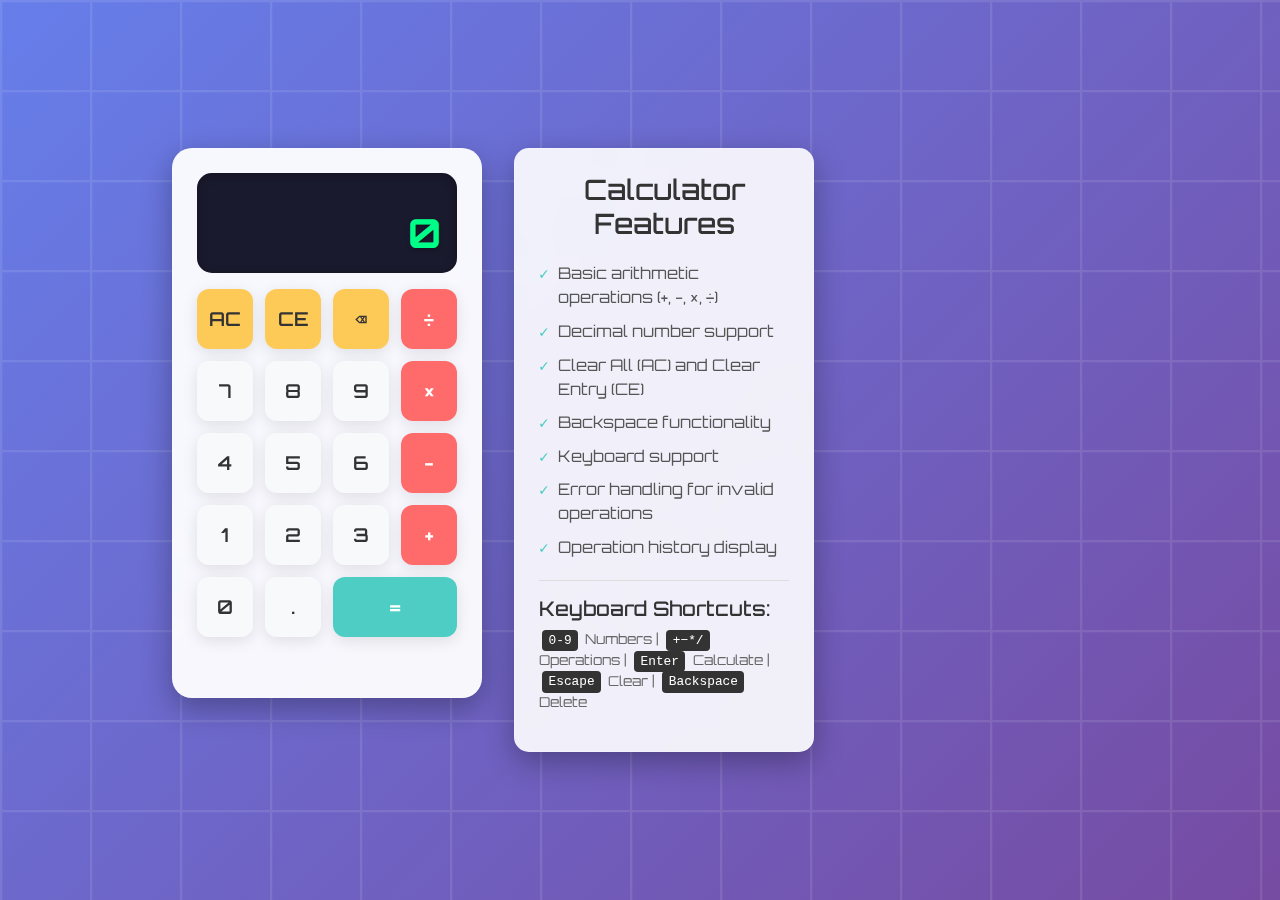
<file: Calculator/index.html>
<!DOCTYPE html>
<html lang="en">
<head>
    <meta charset="UTF-8">
    <meta name="viewport" content="width=device-width, initial-scale=1.0">
    <title>Calculator - DOM Manipulation</title>
    <link href="https://cdn.jsdelivr.net/npm/bootstrap@4.5.2/dist/css/bootstrap.min.css" rel="stylesheet">
    <link href="https://fonts.googleapis.com/css2?family=Orbitron:wght@400;700;900&display=swap" rel="stylesheet">
    <link rel="stylesheet" href="index.css">
</head>
<body>
    <div class="container-fluid min-vh-100 d-flex align-items-center justify-content-center bg-gradient">
        <div class="calculator-container">
            <div class="calculator">
                <div class="display-container">
                    <div class="history" id="history"></div>
                    <div class="display" id="display">0</div>
                </div>
                
                <div class="buttons-grid">
                    <!-- Row 1 -->
                    <button class="btn btn-function" onclick="clearAll()">AC</button>
                    <button class="btn btn-function" onclick="clearEntry()">CE</button>
                    <button class="btn btn-function" onclick="deleteLast()">⌫</button>
                    <button class="btn btn-operator" onclick="appendOperator('/')">÷</button>
                    
                    <!-- Row 2 -->
                    <button class="btn btn-number" onclick="appendNumber('7')">7</button>
                    <button class="btn btn-number" onclick="appendNumber('8')">8</button>
                    <button class="btn btn-number" onclick="appendNumber('9')">9</button>
                    <button class="btn btn-operator" onclick="appendOperator('*')">×</button>
                    
                    <!-- Row 3 -->
                    <button class="btn btn-number" onclick="appendNumber('4')">4</button>
                    <button class="btn btn-number" onclick="appendNumber('5')">5</button>
                    <button class="btn btn-number" onclick="appendNumber('6')">6</button>
                    <button class="btn btn-operator" onclick="appendOperator('-')">−</button>
                    
                    <!-- Row 4 -->
                    <button class="btn btn-number" onclick="appendNumber('1')">1</button>
                    <button class="btn btn-number" onclick="appendNumber('2')">2</button>
                    <button class="btn btn-number" onclick="appendNumber('3')">3</button>
                    <button class="btn btn-operator" onclick="appendOperator('+')">+</button>
                    
                    <!-- Row 5 -->
                    <button class="btn btn-number btn-zero" onclick="appendNumber('0')">0</button>
                    <button class="btn btn-number" onclick="appendDecimal()">.</button>
                    <button class="btn btn-equals" onclick="calculate()">=</button>
                </div>
                
                <div class="error-message" id="errorMessage"></div>
            </div>
            
            <div class="calculator-info">
                <h3>Calculator Features</h3>
                <ul>
                    <li>Basic arithmetic operations (+, −, ×, ÷)</li>
                    <li>Decimal number support</li>
                    <li>Clear All (AC) and Clear Entry (CE)</li>
                    <li>Backspace functionality</li>
                    <li>Keyboard support</li>
                    <li>Error handling for invalid operations</li>
                    <li>Operation history display</li>
                </ul>
                
                <div class="keyboard-shortcuts mt-3">
                    <h5>Keyboard Shortcuts:</h5>
                    <p><kbd>0-9</kbd> Numbers | <kbd>+−*/</kbd> Operations | <kbd>Enter</kbd> Calculate | <kbd>Escape</kbd> Clear | <kbd>Backspace</kbd> Delete</p>
                </div>
            </div>
        </div>
    </div>
    
    <script src="index.js"></script>
</body>
</html>
</file>
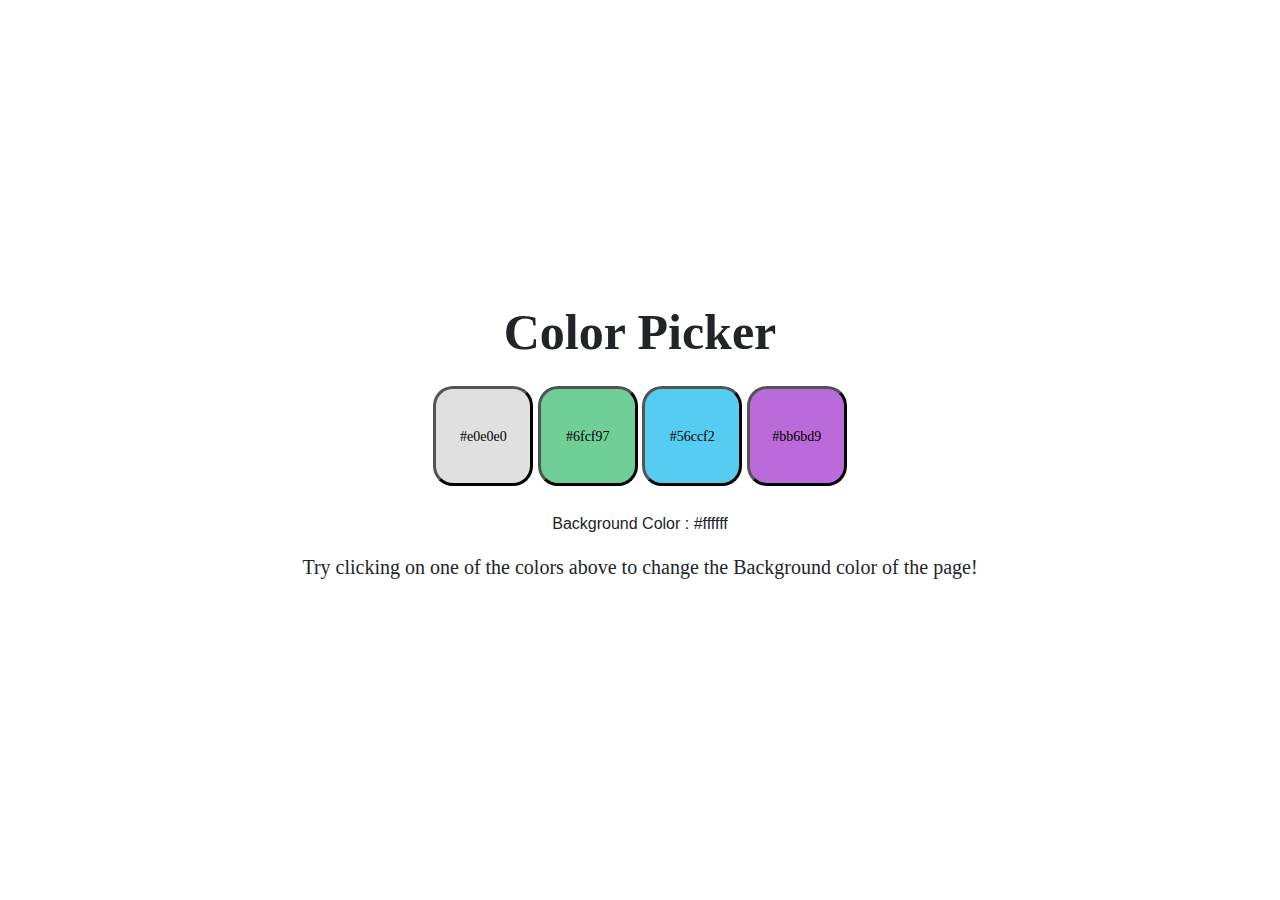
<file: Color_picker/index.html>
<!DOCTYPE html>
<html lang="en">
<head>
  <meta charset="UTF-8" />
  <meta name="viewport" content="width=device-width, initial-scale=1.0" />
  <link rel="stylesheet" href="index.css" />

  <!-- ✅ Bootstrap CSS -->
  <link
    rel="stylesheet"
    href="https://stackpath.bootstrapcdn.com/bootstrap/4.5.2/css/bootstrap.min.css"
    integrity="sha384-JcKb8q3iqJ61gNV9KGb8thSsNjpSL0n8PARn9HuZOnIxN0hoP+VmmDGMN5t9UJ0Z"
    crossorigin="anonymous"
  />

  <!-- Bootstrap JS Dependencies -->
  <script
    src="https://code.jquery.com/jquery-3.5.1.slim.min.js"
    integrity="sha384-DfXdz2htPH0lsSSs5nCTpuj/zy4C+OGpamoFVy38MVBnE+IbbVYUew+OrCXaRkfj"
    crossorigin="anonymous"
  ></script>
  <script
    src="https://cdn.jsdelivr.net/npm/popper.js@1.16.1/dist/umd/popper.min.js"
    integrity="sha384-9/reFTGAW83EW2RDu2S0VKaIzap3H66lZH81PoYlFhbGU+6BZp6G7niu735Sk7lN"
    crossorigin="anonymous"
  ></script>
  <script
    src="https://stackpath.bootstrapcdn.com/bootstrap/4.5.2/js/bootstrap.min.js"
    integrity="sha384-B4gt1jrGC7Jh4AgTPSdUtOBvfO8shuf57BaghqFfPlYxofvL8/KUEfYiJOMMV+rV"
    crossorigin="anonymous"
  ></script>
  <title>Color Picker</title>
</head>
<body>
  <div class="color-picker-container d-flex flex-column justify-content-center align-items-center" id="colorPickerContainer">
    <h1 class="color-picker-heading">Color Picker</h1>
    <div class="mt-3 mb-3">
      <button id="button1" class="button button-1" onclick="changeBgToGrayAndUpdateText()">#e0e0e0</button>
      <button id="button2" class="button button-2" onclick="changeBgToGreenAndUpdateText()">#6fcf97</button>
      <button id="button3" class="button button-3" onclick="changeBgToBlueAndUpdateText()">#56ccf2</button>
      <button id="button4" class="button button-4" onclick="changeBgToPurpleAndUpdateText()">#bb6bd9</button>
    </div>
    <p class="selected-color-test">Background Color : <span class="selected-color-hex-code" id="selectedColorHex">#ffffff</span></p>
    <p class="color-picker-instruction">Try clicking on one of the colors above to change the Background color of the page!</p>
  </div>
  <script src="index.js"></script>
</body>
</html>
</file>
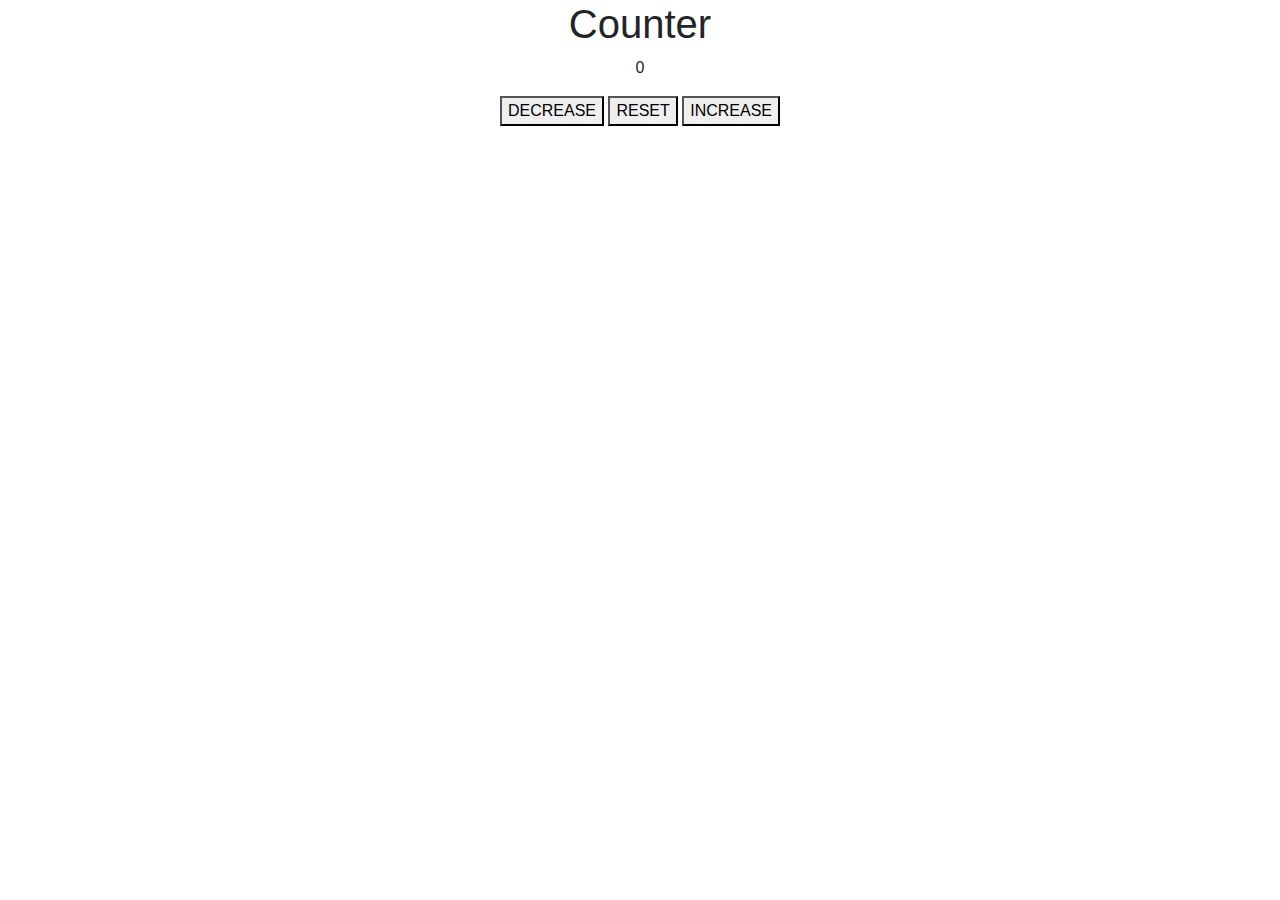
<file: Counter/index.html>
<!DOCTYPE html>
<html>
  <head>
    <link rel="stylesheet" href="https://stackpath.bootstrapcdn.com/bootstrap/4.5.2/css/bootstrap.min.css" integrity="sha384-JcKb8q3iqJ61gNV9KGb8thSsNjpSL0n8PARn9HuZOnIxN0hoP+VmmDGMN5t9UJ0Z" crossorigin="anonymous" />
    <script src="https://code.jquery.com/jquery-3.5.1.slim.min.js" integrity="sha384-DfXdz2htPH0lsSSs5nCTpuj/zy4C+OGpamoFVy38MVBnE+IbbVYUew+OrCXaRkfj" crossorigin="anonymous"></script>
    <script src="https://cdn.jsdelivr.net/npm/popper.js@1.16.1/dist/umd/popper.min.js" integrity="sha384-9/reFTGAW83EW2RDu2S0VKaIzap3H66lZH81PoYlFhbGU+6BZp6G7niu735Sk7lN" crossorigin="anonymous"></script>
    <script src="https://stackpath.bootstrapcdn.com/bootstrap/4.5.2/js/bootstrap.min.js" integrity="sha384-B4gt1jrGC7Jh4AgTPSdUtOBvfO8shuf57BaghqFfPlYxofvL8/KUEfYiJOMMV+rV" crossorigin="anonymous"></script>
  </head>
  <body>
    <div class="bg-container text-center d-flex flex-column justify-content-center">
      <h1 class="counter-heading">Counter</h1>
      <p id="counterValue" class="counter-value">0</p>
      <div>
        <button onClick="onDecrement()" class="button">DECREASE</button>
        <button onClick="onReset()" class="button">RESET</button>
        <button onClick="onIncrement()" class="button">INCREASE</button>
      </div>
    </div>
  </body>
  <script src="index.js"></script>
</html>
</file>
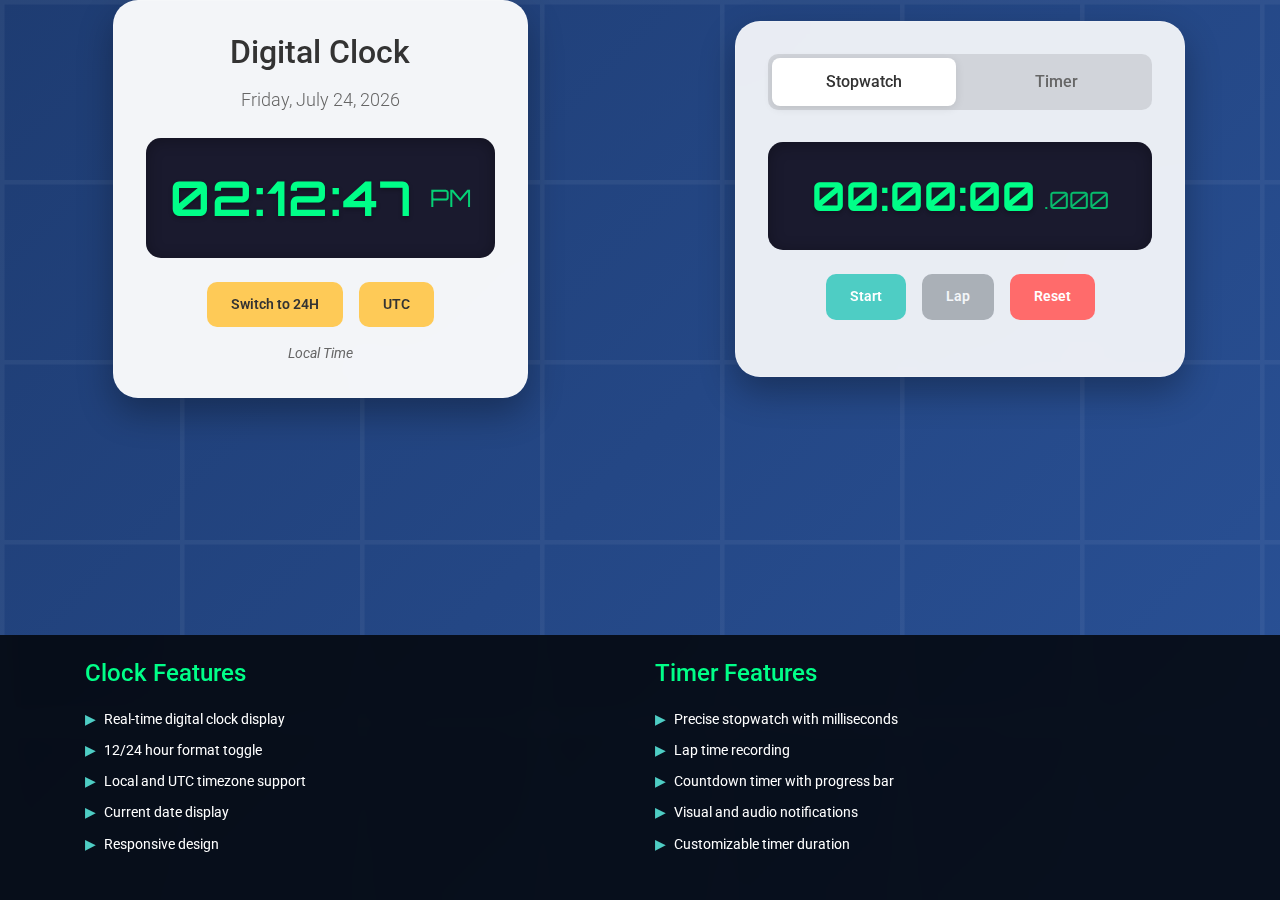
<file: Digital_Clock/index.html>
<!DOCTYPE html>
<html lang="en">
<head>
    <meta charset="UTF-8">
    <meta name="viewport" content="width=device-width, initial-scale=1.0">
    <title>Digital Clock & Timer - DOM Manipulation</title>
    <link href="https://cdn.jsdelivr.net/npm/bootstrap@4.5.2/dist/css/bootstrap.min.css" rel="stylesheet">
    <link href="https://fonts.googleapis.com/css2?family=Orbitron:wght@400;700;900&family=Roboto:wght@300;400;500&display=swap" rel="stylesheet">
    <link rel="stylesheet" href="index.css">
</head>
<body>
    <div class="container-fluid min-vh-100 bg-gradient">
        <div class="row h-100">
            <!-- Digital Clock Section -->
            <div class="col-lg-6 d-flex align-items-center justify-content-center">
                <div class="clock-container">
                    <div class="clock-header">
                        <h2>Digital Clock</h2>
                        <div class="date-display" id="dateDisplay"></div>
                    </div>
                    
                    <div class="time-display">
                        <div class="time" id="timeDisplay">00:00:00</div>
                        <div class="period" id="periodDisplay">AM</div>
                    </div>
                    
                    <div class="clock-controls">
                        <button class="btn btn-format" onclick="toggleFormat()" id="formatToggle">
                            Switch to 24H
                        </button>
                        <button class="btn btn-timezone" onclick="toggleTimezone()" id="timezoneToggle">
                            UTC
                        </button>
                    </div>
                    
                    <div class="timezone-info" id="timezoneInfo">
                        Local Time
                    </div>
                </div>
            </div>
            
            <!-- Timer & Stopwatch Section -->
            <div class="col-lg-6 d-flex align-items-center justify-content-center">
                <div class="timer-container">
                    <div class="timer-tabs">
                        <button class="tab-btn active" onclick="showTab('stopwatch')" id="stopwatchTab">
                            Stopwatch
                        </button>
                        <button class="tab-btn" onclick="showTab('countdown')" id="countdownTab">
                            Timer
                        </button>
                    </div>
                    
                    <!-- Stopwatch -->
                    <div class="timer-content active" id="stopwatchContent">
                        <div class="timer-display">
                            <div class="timer-time" id="stopwatchDisplay">00:00:00</div>
                            <div class="timer-milliseconds" id="stopwatchMs">.000</div>
                        </div>
                        
                        <div class="timer-controls">
                            <button class="btn btn-start" onclick="startStopwatch()" id="stopwatchStart">
                                Start
                            </button>
                            <button class="btn btn-lap" onclick="lapStopwatch()" id="stopwatchLap" disabled>
                                Lap
                            </button>
                            <button class="btn btn-reset" onclick="resetStopwatch()" id="stopwatchReset">
                                Reset
                            </button>
                        </div>
                        
                        <div class="lap-times" id="lapTimes"></div>
                    </div>
                    
                    <!-- Countdown Timer -->
                    <div class="timer-content" id="countdownContent">
                        <div class="timer-inputs">
                            <div class="input-group">
                                <label>Hours</label>
                                <input type="number" id="hoursInput" min="0" max="23" value="0" onchange="updateCountdownDisplay()">
                            </div>
                            <div class="input-group">
                                <label>Minutes</label>
                                <input type="number" id="minutesInput" min="0" max="59" value="5" onchange="updateCountdownDisplay()">
                            </div>
                            <div class="input-group">
                                <label>Seconds</label>
                                <input type="number" id="secondsInput" min="0" max="59" value="0" onchange="updateCountdownDisplay()">
                            </div>
                        </div>
                        
                        <div class="timer-display">
                            <div class="timer-time" id="countdownDisplay">00:05:00</div>
                        </div>
                        
                        <div class="timer-controls">
                            <button class="btn btn-start" onclick="startCountdown()" id="countdownStart">
                                Start
                            </button>
                            <button class="btn btn-pause" onclick="pauseCountdown()" id="countdownPause" disabled>
                                Pause
                            </button>
                            <button class="btn btn-reset" onclick="resetCountdown()" id="countdownReset">
                                Reset
                            </button>
                        </div>
                        
                        <div class="progress-container">
                            <div class="progress-bar" id="countdownProgress"></div>
                        </div>
                    </div>
                </div>
            </div>
        </div>
        
        <!-- Features Info -->
        <div class="features-info">
            <div class="container">
                <div class="row">
                    <div class="col-md-6">
                        <h4>Clock Features</h4>
                        <ul>
                            <li>Real-time digital clock display</li>
                            <li>12/24 hour format toggle</li>
                            <li>Local and UTC timezone support</li>
                            <li>Current date display</li>
                            <li>Responsive design</li>
                        </ul>
                    </div>
                    <div class="col-md-6">
                        <h4>Timer Features</h4>
                        <ul>
                            <li>Precise stopwatch with milliseconds</li>
                            <li>Lap time recording</li>
                            <li>Countdown timer with progress bar</li>
                            <li>Visual and audio notifications</li>
                            <li>Customizable timer duration</li>
                        </ul>
                    </div>
                </div>
            </div>
        </div>
    </div>
    
    <!-- Audio for timer notification -->
    <audio id="timerAudio" preload="auto">
        <source src="[data-uri]" type="audio/wav">
    </audio>
    
    <script src="index.js"></script>
</body>
</html>
</file>
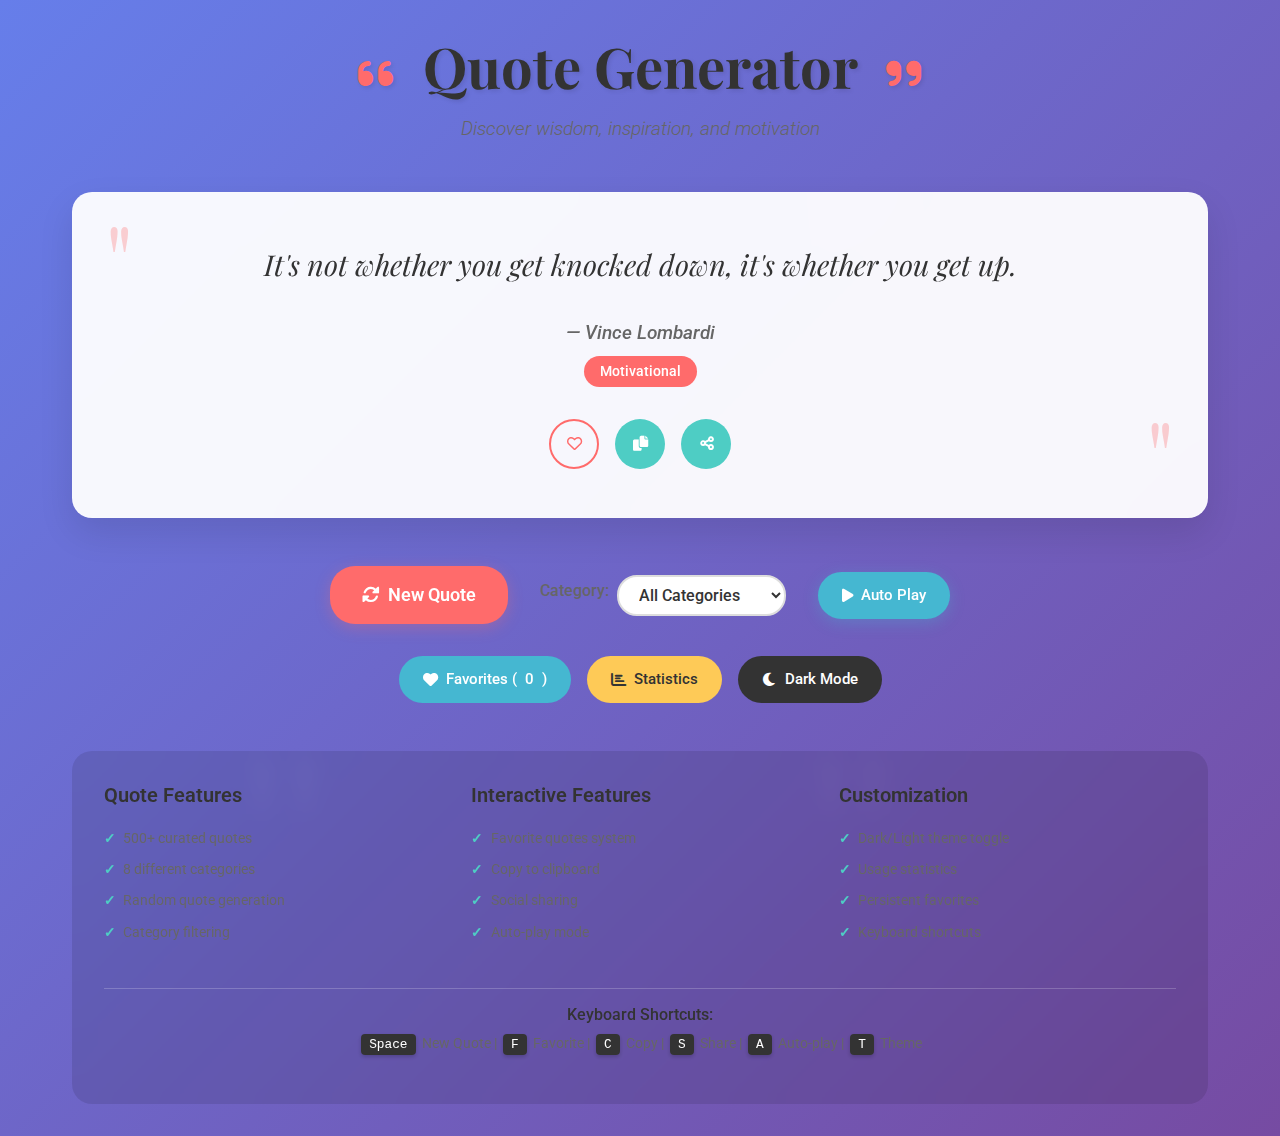
<file: Quote_Generator/index.html>
<!DOCTYPE html>
<html lang="en">
<head>
    <meta charset="UTF-8">
    <meta name="viewport" content="width=device-width, initial-scale=1.0">
    <title>Random Quote Generator - DOM Manipulation</title>
    <link href="https://cdn.jsdelivr.net/npm/bootstrap@4.5.2/dist/css/bootstrap.min.css" rel="stylesheet">
    <link href="https://fonts.googleapis.com/css2?family=Playfair+Display:ital,wght@0,400;0,700;1,400&family=Roboto:wght@300;400;500&display=swap" rel="stylesheet">
    <link href="https://cdnjs.cloudflare.com/ajax/libs/font-awesome/6.0.0/css/all.min.css" rel="stylesheet">
    <link rel="stylesheet" href="index.css">
</head>
<body>
    <div class="container-fluid min-vh-100 bg-gradient">
        <div class="quote-generator-container">
            <!-- Header -->
            <div class="header">
                <h1 class="main-title">
                    <i class="fas fa-quote-left"></i>
                    Quote Generator
                    <i class="fas fa-quote-right"></i>
                </h1>
                <p class="subtitle">Discover wisdom, inspiration, and motivation</p>
            </div>
            
            <!-- Quote Display Section -->
            <div class="quote-section">
                <div class="quote-container" id="quoteContainer">
                    <div class="quote-content">
                        <blockquote class="quote-text" id="quoteText">
                            Click "New Quote" to discover inspiring words of wisdom!
                        </blockquote>
                        <cite class="quote-author" id="quoteAuthor">
                            Start Your Journey
                        </cite>
                        <div class="quote-category" id="quoteCategory">
                            Inspirational
                        </div>
                    </div>
                    
                    <div class="quote-actions">
                        <button class="btn btn-favorite" onclick="toggleFavorite()" id="favoriteBtn" title="Add to Favorites">
                            <i class="far fa-heart"></i>
                        </button>
                        <button class="btn btn-copy" onclick="copyQuote()" title="Copy Quote">
                            <i class="fas fa-copy"></i>
                        </button>
                        <button class="btn btn-share" onclick="shareQuote()" title="Share Quote">
                            <i class="fas fa-share-alt"></i>
                        </button>
                    </div>
                </div>
            </div>
            
            <!-- Controls Section -->
            <div class="controls-section">
                <div class="main-controls">
                    <button class="btn btn-primary btn-new-quote" onclick="getNewQuote()">
                        <i class="fas fa-sync-alt"></i>
                        New Quote
                    </button>
                    
                    <div class="category-filter">
                        <label for="categorySelect">Category:</label>
                        <select id="categorySelect" onchange="filterByCategory()">
                            <option value="all">All Categories</option>
                            <option value="inspirational">Inspirational</option>
                            <option value="motivational">Motivational</option>
                            <option value="wisdom">Wisdom</option>
                            <option value="success">Success</option>
                            <option value="life">Life</option>
                            <option value="love">Love</option>
                            <option value="happiness">Happiness</option>
                            <option value="famous">Famous Quotes</option>
                        </select>
                    </div>
                    
                    <button class="btn btn-secondary" onclick="toggleAutoQuote()" id="autoBtn">
                        <i class="fas fa-play"></i>
                        Auto Play
                    </button>
                </div>
                
                <div class="secondary-controls">
                    <button class="btn btn-info" onclick="showFavorites()" id="favoritesBtn">
                        <i class="fas fa-heart"></i>
                        Favorites (<span id="favCount">0</span>)
                    </button>
                    
                    <button class="btn btn-warning" onclick="showStats()">
                        <i class="fas fa-chart-bar"></i>
                        Statistics
                    </button>
                    
                    <button class="btn btn-dark" onclick="toggleTheme()" id="themeBtn">
                        <i class="fas fa-moon"></i>
                        Dark Mode
                    </button>
                </div>
            </div>
            
            <!-- Favorites Modal -->
            <div class="modal-overlay" id="favoritesModal">
                <div class="modal-content">
                    <div class="modal-header">
                        <h3>Your Favorite Quotes</h3>
                        <button class="modal-close" onclick="closeFavorites()">
                            <i class="fas fa-times"></i>
                        </button>
                    </div>
                    <div class="modal-body" id="favoritesContent">
                        <p class="no-favorites">No favorite quotes yet. Heart some quotes to see them here!</p>
                    </div>
                </div>
            </div>
            
            <!-- Statistics Modal -->
            <div class="modal-overlay" id="statsModal">
                <div class="modal-content">
                    <div class="modal-header">
                        <h3>Quote Statistics</h3>
                        <button class="modal-close" onclick="closeStats()">
                            <i class="fas fa-times"></i>
                        </button>
                    </div>
                    <div class="modal-body" id="statsContent">
                        <div class="stats-grid">
                            <div class="stat-item">
                                <div class="stat-number" id="totalQuotes">0</div>
                                <div class="stat-label">Quotes Viewed</div>
                            </div>
                            <div class="stat-item">
                                <div class="stat-number" id="favoriteCount">0</div>
                                <div class="stat-label">Favorites</div>
                            </div>
                            <div class="stat-item">
                                <div class="stat-number" id="shareCount">0</div>
                                <div class="stat-label">Shares</div>
                            </div>
                            <div class="stat-item">
                                <div class="stat-number" id="sessionTime">0m</div>
                                <div class="stat-label">Session Time</div>
                            </div>
                        </div>
                    </div>
                </div>
            </div>
            
            <!-- Features Info -->
            <div class="features-info">
                <div class="row">
                    <div class="col-md-4">
                        <h5>Quote Features</h5>
                        <ul>
                            <li>500+ curated quotes</li>
                            <li>8 different categories</li>
                            <li>Random quote generation</li>
                            <li>Category filtering</li>
                        </ul>
                    </div>
                    <div class="col-md-4">
                        <h5>Interactive Features</h5>
                        <ul>
                            <li>Favorite quotes system</li>
                            <li>Copy to clipboard</li>
                            <li>Social sharing</li>
                            <li>Auto-play mode</li>
                        </ul>
                    </div>
                    <div class="col-md-4">
                        <h5>Customization</h5>
                        <ul>
                            <li>Dark/Light theme toggle</li>
                            <li>Usage statistics</li>
                            <li>Persistent favorites</li>
                            <li>Keyboard shortcuts</li>
                        </ul>
                    </div>
                </div>
                
                <div class="keyboard-shortcuts">
                    <h6>Keyboard Shortcuts:</h6>
                    <p>
                        <kbd>Space</kbd> New Quote | 
                        <kbd>F</kbd> Favorite | 
                        <kbd>C</kbd> Copy | 
                        <kbd>S</kbd> Share | 
                        <kbd>A</kbd> Auto-play | 
                        <kbd>T</kbd> Theme
                    </p>
                </div>
            </div>
        </div>
    </div>
    
    <script src="index.js"></script>
</body>
</html>
</file>
<file: Calculator/index.css>
/* Calculator Styles */
:root {
    --primary-bg: linear-gradient(135deg, #667eea 0%, #764ba2 100%);
    --calculator-bg: rgba(255, 255, 255, 0.95);
    --display-bg: #1a1a2e;
    --display-text: #00ff88;
    --button-bg: #f8f9fa;
    --button-hover: #e9ecef;
    --operator-bg: #ff6b6b;
    --operator-hover: #ff5252;
    --equals-bg: #4ecdc4;
    --equals-hover: #26d0ce;
    --function-bg: #feca57;
    --function-hover: #ff9ff3;
    --shadow: 0 10px 30px rgba(0, 0, 0, 0.3);
    --text-shadow: 0 2px 4px rgba(0, 0, 0, 0.3);
}

* {
    margin: 0;
    padding: 0;
    box-sizing: border-box;
}

body {
    font-family: 'Orbitron', monospace;
    background: var(--primary-bg);
    min-height: 100vh;
    overflow-x: hidden;
}

.bg-gradient {
    background: var(--primary-bg);
    position: relative;
}

.bg-gradient::before {
    content: '';
    position: absolute;
    top: 0;
    left: 0;
    right: 0;
    bottom: 0;
    background: url('data:image/svg+xml,<svg xmlns="http://www.w3.org/2000/svg" viewBox="0 0 100 100"><defs><pattern id="grid" width="10" height="10" patternUnits="userSpaceOnUse"><path d="M 10 0 L 0 0 0 10" fill="none" stroke="rgba(255,255,255,0.1)" stroke-width="0.5"/></pattern></defs><rect width="100" height="100" fill="url(%23grid)"/></svg>');
    pointer-events: none;
}

.calculator-container {
    display: flex;
    gap: 2rem;
    align-items: flex-start;
    max-width: 1000px;
    width: 100%;
    padding: 2rem;
    position: relative;
    z-index: 1;
}

.calculator {
    background: var(--calculator-bg);
    border-radius: 20px;
    padding: 1.5rem;
    box-shadow: var(--shadow);
    backdrop-filter: blur(10px);
    border: 1px solid rgba(255, 255, 255, 0.2);
    animation: slideInLeft 0.6s ease-out;
}

.calculator-info {
    background: rgba(255, 255, 255, 0.9);
    border-radius: 15px;
    padding: 1.5rem;
    box-shadow: var(--shadow);
    backdrop-filter: blur(10px);
    border: 1px solid rgba(255, 255, 255, 0.2);
    max-width: 300px;
    animation: slideInRight 0.6s ease-out;
}

.calculator-info h3 {
    color: #333;
    margin-bottom: 1rem;
    text-align: center;
}

.calculator-info ul {
    list-style: none;
    padding: 0;
}

.calculator-info li {
    padding: 0.3rem 0;
    color: #555;
    position: relative;
    padding-left: 1.2rem;
}

.calculator-info li::before {
    content: '✓';
    position: absolute;
    left: 0;
    color: #4ecdc4;
    font-weight: bold;
}

.keyboard-shortcuts {
    border-top: 1px solid #ddd;
    padding-top: 1rem;
}

.keyboard-shortcuts h5 {
    color: #333;
    margin-bottom: 0.5rem;
}

.keyboard-shortcuts p {
    font-size: 0.85rem;
    color: #666;
    line-height: 1.4;
}

kbd {
    background: #333;
    color: white;
    padding: 0.2rem 0.4rem;
    border-radius: 4px;
    font-size: 0.8rem;
    margin: 0 0.2rem;
}

.display-container {
    background: var(--display-bg);
    border-radius: 15px;
    padding: 1rem;
    margin-bottom: 1rem;
    min-height: 100px;
    display: flex;
    flex-direction: column;
    justify-content: space-between;
    box-shadow: inset 0 2px 10px rgba(0, 0, 0, 0.3);
}

.history {
    font-size: 0.9rem;
    color: #888;
    min-height: 20px;
    text-align: right;
    word-break: break-all;
}

.display {
    font-size: 2.5rem;
    font-weight: 700;
    color: var(--display-text);
    text-align: right;
    text-shadow: var(--text-shadow);
    word-break: break-all;
    line-height: 1.2;
}

.buttons-grid {
    display: grid;
    grid-template-columns: repeat(4, 1fr);
    gap: 0.75rem;
    margin-bottom: 1rem;
}

.btn {
    height: 60px;
    border: none;
    border-radius: 12px;
    font-size: 1.2rem;
    font-weight: 600;
    font-family: 'Orbitron', monospace;
    cursor: pointer;
    transition: all 0.2s ease;
    box-shadow: 0 4px 15px rgba(0, 0, 0, 0.1);
    position: relative;
    overflow: hidden;
}

.btn::before {
    content: '';
    position: absolute;
    top: 50%;
    left: 50%;
    width: 0;
    height: 0;
    background: rgba(255, 255, 255, 0.3);
    border-radius: 50%;
    transform: translate(-50%, -50%);
    transition: width 0.3s ease, height 0.3s ease;
}

.btn:active::before {
    width: 100px;
    height: 100px;
}

.btn-number {
    background: var(--button-bg);
    color: #333;
}

.btn-number:hover {
    background: var(--button-hover);
    transform: translateY(-2px);
    box-shadow: 0 6px 20px rgba(0, 0, 0, 0.15);
}

.btn-operator {
    background: var(--operator-bg);
    color: white;
}

.btn-operator:hover {
    background: var(--operator-hover);
    transform: translateY(-2px);
    box-shadow: 0 6px 20px rgba(255, 107, 107, 0.3);
}

.btn-equals {
    background: var(--equals-bg);
    color: white;
    grid-column: span 2;
}

.btn-equals:hover {
    background: var(--equals-hover);
    transform: translateY(-2px);
    box-shadow: 0 6px 20px rgba(78, 205, 196, 0.3);
}

.btn-function {
    background: var(--function-bg);
    color: #333;
}

.btn-function:hover {
    background: var(--function-hover);
    transform: translateY(-2px);
    box-shadow: 0 6px 20px rgba(254, 202, 87, 0.3);
}

.btn-zero {
    grid-column: span 1;
}

.error-message {
    color: #e74c3c;
    font-size: 0.9rem;
    text-align: center;
    min-height: 20px;
    font-weight: 600;
}

.error-show {
    animation: shake 0.5s ease-in-out;
}

/* Animations */
@keyframes slideInLeft {
    from {
        opacity: 0;
        transform: translateX(-50px);
    }
    to {
        opacity: 1;
        transform: translateX(0);
    }
}

@keyframes slideInRight {
    from {
        opacity: 0;
        transform: translateX(50px);
    }
    to {
        opacity: 1;
        transform: translateX(0);
    }
}

@keyframes shake {
    0%, 100% { transform: translateX(0); }
    10%, 30%, 50%, 70%, 90% { transform: translateX(-5px); }
    20%, 40%, 60%, 80% { transform: translateX(5px); }
}

@keyframes pulse {
    0% { transform: scale(1); }
    50% { transform: scale(1.05); }
    100% { transform: scale(1); }
}

.btn:active {
    animation: pulse 0.2s ease;
}

/* Responsive Design */
@media (max-width: 768px) {
    .calculator-container {
        flex-direction: column;
        padding: 1rem;
        gap: 1rem;
    }
    
    .calculator-info {
        max-width: 100%;
        order: -1;
    }
    
    .display {
        font-size: 2rem;
    }
    
    .btn {
        height: 50px;
        font-size: 1rem;
    }
    
    .buttons-grid {
        gap: 0.5rem;
    }
}

@media (max-width: 480px) {
    .display {
        font-size: 1.5rem;
    }
    
    .btn {
        height: 45px;
        font-size: 0.9rem;
    }
    
    .calculator {
        padding: 1rem;
    }
}
</file>
<file: Color_picker/index.css>
.color-picker-container {
    background-color: #ffffff;
    height: 100vh;
}

.color-picker-heading {
    font-family: "open sans";
    font-size: 50px;
    font-weight: 800;
}

.button {
    font-family: "open sans";
    font-size: 14px;
    width: 100px;
    height: 100px;
    border-width: 3px;
    border-color: black;
    border-radius:20px;
    margin-bottom: 10px;
}

.button-1 {
    background-color: #e0e0e0;
}

.button-2 {
    background-color: #6fcf97;
}

.button-3 {
    background-color: #56ccf2;
}

.button-4 {
    background-color: #bb6bd9;
}

.selected-color-text {
    background-color: #222222;
    color: white;
    font-family: "open sans";
    font-size: 25px;
    font-weight: bold;
    padding: 16px;
    border-radius: 8px;
}

.selected-color-hex {
    color: #49a6e9;
}

.color-picker-instruction {
    font-family: "open sans";
    font-size: 20px;
}
</file>
<file: Digital_Clock/index.css>
/* Digital Clock & Timer Styles */
:root {
    --primary-bg: linear-gradient(135deg, #1e3c72 0%, #2a5298 100%);
    --secondary-bg: linear-gradient(135deg, #667eea 0%, #764ba2 100%);
    --clock-bg: rgba(255, 255, 255, 0.95);
    --timer-bg: rgba(255, 255, 255, 0.9);
    --digital-text: #00ff88;
    --digital-bg: #1a1a2e;
    --accent-color: #ff6b6b;
    --success-color: #4ecdc4;
    --warning-color: #feca57;
    --shadow: 0 15px 35px rgba(0, 0, 0, 0.3);
    --text-shadow: 0 2px 4px rgba(0, 0, 0, 0.3);
}

* {
    margin: 0;
    padding: 0;
    box-sizing: border-box;
}

body {
    font-family: 'Roboto', sans-serif;
    background: var(--primary-bg);
    overflow-x: hidden;
}

.bg-gradient {
    background: var(--primary-bg);
    position: relative;
}

.bg-gradient::before {
    content: '';
    position: absolute;
    top: 0;
    left: 0;
    right: 0;
    bottom: 0;
    background: url('data:image/svg+xml,<svg xmlns="http://www.w3.org/2000/svg" viewBox="0 0 100 100"><defs><pattern id="grid" width="20" height="20" patternUnits="userSpaceOnUse"><path d="M 20 0 L 0 0 0 20" fill="none" stroke="rgba(255,255,255,0.05)" stroke-width="1"/></pattern></defs><rect width="100" height="100" fill="url(%23grid)"/></svg>');
    pointer-events: none;
}

/* Clock Styles */
.clock-container {
    background: var(--clock-bg);
    border-radius: 25px;
    padding: 2rem;
    box-shadow: var(--shadow);
    backdrop-filter: blur(15px);
    border: 1px solid rgba(255, 255, 255, 0.2);
    text-align: center;
    min-width: 400px;
    animation: slideInLeft 0.8s ease-out;
}

.clock-header h2 {
    color: #333;
    margin-bottom: 1rem;
    font-weight: 500;
}

.date-display {
    color: #666;
    font-size: 1.1rem;
    margin-bottom: 1.5rem;
    font-weight: 300;
}

.time-display {
    background: var(--digital-bg);
    border-radius: 15px;
    padding: 1.5rem;
    margin-bottom: 1.5rem;
    display: flex;
    align-items: center;
    justify-content: center;
    gap: 1rem;
    box-shadow: inset 0 2px 15px rgba(0, 0, 0, 0.3);
}

.time {
    font-family: 'Orbitron', monospace;
    font-size: 3rem;
    font-weight: 700;
    color: var(--digital-text);
    text-shadow: var(--text-shadow);
    letter-spacing: 2px;
}

.period {
    font-family: 'Orbitron', monospace;
    font-size: 1.5rem;
    color: var(--digital-text);
    opacity: 0.8;
}

.clock-controls {
    display: flex;
    gap: 1rem;
    justify-content: center;
    margin-bottom: 1rem;
}

.timezone-info {
    color: #666;
    font-size: 0.9rem;
    font-style: italic;
}

/* Timer Styles */
.timer-container {
    background: var(--timer-bg);
    border-radius: 25px;
    padding: 2rem;
    box-shadow: var(--shadow);
    backdrop-filter: blur(15px);
    border: 1px solid rgba(255, 255, 255, 0.2);
    min-width: 450px;
    animation: slideInRight 0.8s ease-out;
}

.timer-tabs {
    display: flex;
    gap: 0.5rem;
    margin-bottom: 2rem;
    background: rgba(0, 0, 0, 0.1);
    border-radius: 10px;
    padding: 0.25rem;
}

.tab-btn {
    flex: 1;
    padding: 0.75rem;
    border: none;
    background: transparent;
    border-radius: 8px;
    cursor: pointer;
    transition: all 0.3s ease;
    font-weight: 500;
    color: #666;
}

.tab-btn.active {
    background: white;
    color: #333;
    box-shadow: 0 2px 10px rgba(0, 0, 0, 0.1);
}

.timer-content {
    display: none;
    text-align: center;
}

.timer-content.active {
    display: block;
}

.timer-display {
    background: var(--digital-bg);
    border-radius: 15px;
    padding: 1.5rem;
    margin-bottom: 1.5rem;
    display: flex;
    align-items: center;
    justify-content: center;
    gap: 0.5rem;
    box-shadow: inset 0 2px 15px rgba(0, 0, 0, 0.3);
}

.timer-time {
    font-family: 'Orbitron', monospace;
    font-size: 2.5rem;
    font-weight: 700;
    color: var(--digital-text);
    text-shadow: var(--text-shadow);
    letter-spacing: 1px;
}

.timer-milliseconds {
    font-family: 'Orbitron', monospace;
    font-size: 1.5rem;
    color: var(--digital-text);
    opacity: 0.7;
    margin-top: 0.5rem;
}

.timer-inputs {
    display: flex;
    gap: 1rem;
    justify-content: center;
    margin-bottom: 1.5rem;
}

.input-group {
    text-align: center;
}

.input-group label {
    display: block;
    font-size: 0.9rem;
    color: #666;
    margin-bottom: 0.5rem;
    font-weight: 500;
}

.input-group input {
    width: 80px;
    padding: 0.75rem;
    border: 2px solid #ddd;
    border-radius: 8px;
    text-align: center;
    font-size: 1.1rem;
    font-weight: 600;
    transition: border-color 0.3s ease;
}

.input-group input:focus {
    outline: none;
    border-color: var(--accent-color);
}

.timer-controls {
    display: flex;
    gap: 1rem;
    justify-content: center;
    margin-bottom: 1.5rem;
}

/* Button Styles */
.btn {
    padding: 0.75rem 1.5rem;
    border: none;
    border-radius: 10px;
    font-weight: 600;
    cursor: pointer;
    transition: all 0.3s ease;
    font-size: 0.9rem;
    position: relative;
    overflow: hidden;
}

.btn::before {
    content: '';
    position: absolute;
    top: 50%;
    left: 50%;
    width: 0;
    height: 0;
    background: rgba(255, 255, 255, 0.3);
    border-radius: 50%;
    transform: translate(-50%, -50%);
    transition: width 0.3s ease, height 0.3s ease;
}

.btn:active::before {
    width: 100px;
    height: 100px;
}

.btn-format, .btn-timezone {
    background: var(--warning-color);
    color: #333;
}

.btn-format:hover, .btn-timezone:hover {
    background: #ff9ff3;
    transform: translateY(-2px);
    box-shadow: 0 4px 15px rgba(254, 202, 87, 0.3);
}

.btn-start {
    background: var(--success-color);
    color: white;
}

.btn-start:hover {
    background: #26d0ce;
    transform: translateY(-2px);
    box-shadow: 0 4px 15px rgba(78, 205, 196, 0.3);
}

.btn-pause {
    background: var(--warning-color);
    color: #333;
}

.btn-pause:hover {
    background: #ff9ff3;
    transform: translateY(-2px);
}

.btn-lap {
    background: #6c757d;
    color: white;
}

.btn-lap:hover {
    background: #545b62;
    transform: translateY(-2px);
}

.btn-reset {
    background: var(--accent-color);
    color: white;
}

.btn-reset:hover {
    background: #ff5252;
    transform: translateY(-2px);
    box-shadow: 0 4px 15px rgba(255, 107, 107, 0.3);
}

.btn:disabled {
    opacity: 0.5;
    cursor: not-allowed;
    transform: none !important;
}

/* Lap Times */
.lap-times {
    max-height: 200px;
    overflow-y: auto;
    margin-top: 1rem;
}

.lap-time {
    display: flex;
    justify-content: space-between;
    padding: 0.5rem 1rem;
    margin-bottom: 0.5rem;
    background: rgba(0, 0, 0, 0.05);
    border-radius: 8px;
    font-family: 'Orbitron', monospace;
    font-size: 0.9rem;
    animation: slideInUp 0.3s ease-out;
}

/* Progress Bar */
.progress-container {
    background: rgba(0, 0, 0, 0.1);
    border-radius: 10px;
    height: 8px;
    overflow: hidden;
    margin-top: 1rem;
}

.progress-bar {
    height: 100%;
    background: linear-gradient(90deg, var(--success-color), var(--accent-color));
    border-radius: 10px;
    transition: width 0.1s ease;
    width: 0%;
}

/* Features Info */
.features-info {
    position: absolute;
    bottom: 0;
    left: 0;
    right: 0;
    background: rgba(0, 0, 0, 0.8);
    color: white;
    padding: 1.5rem 0;
    backdrop-filter: blur(10px);
}

.features-info h4 {
    margin-bottom: 1rem;
    color: var(--digital-text);
}

.features-info ul {
    list-style: none;
    padding: 0;
}

.features-info li {
    padding: 0.3rem 0;
    position: relative;
    padding-left: 1.2rem;
    font-size: 0.9rem;
}

.features-info li::before {
    content: '▶';
    position: absolute;
    left: 0;
    color: var(--success-color);
}

/* Animations */
@keyframes slideInLeft {
    from {
        opacity: 0;
        transform: translateX(-100px);
    }
    to {
        opacity: 1;
        transform: translateX(0);
    }
}

@keyframes slideInRight {
    from {
        opacity: 0;
        transform: translateX(100px);
    }
    to {
        opacity: 1;
        transform: translateX(0);
    }
}

@keyframes slideInUp {
    from {
        opacity: 0;
        transform: translateY(20px);
    }
    to {
        opacity: 1;
        transform: translateY(0);
    }
}

@keyframes pulse {
    0%, 100% { transform: scale(1); }
    50% { transform: scale(1.05); }
}

.timer-running .timer-time {
    animation: pulse 1s infinite;
}

.timer-finished .timer-time {
    color: var(--accent-color) !important;
    animation: pulse 0.5s infinite;
}

/* Responsive Design */
@media (max-width: 768px) {
    .clock-container, .timer-container {
        min-width: auto;
        width: 100%;
        margin: 1rem;
        padding: 1.5rem;
    }
    
    .time {
        font-size: 2.5rem;
    }
    
    .timer-time {
        font-size: 2rem;
    }
    
    .timer-controls, .clock-controls {
        flex-wrap: wrap;
        gap: 0.5rem;
    }
    
    .btn {
        padding: 0.6rem 1rem;
        font-size: 0.8rem;
    }
    
    .features-info {
        position: relative;
        margin-top: 2rem;
    }
}

@media (max-width: 576px) {
    .timer-inputs {
        flex-direction: column;
        align-items: center;
        gap: 0.5rem;
    }
    
    .input-group input {
        width: 120px;
    }
    
    .time {
        font-size: 2rem;
    }
    
    .timer-time {
        font-size: 1.5rem;
    }
}
</file>
<file: Quote_Generator/index.css>
/* Random Quote Generator Styles */
:root {
    --primary-bg: linear-gradient(135deg, #667eea 0%, #764ba2 100%);
    --secondary-bg: linear-gradient(135deg, #f093fb 0%, #f5576c 100%);
    --card-bg: rgba(255, 255, 255, 0.95);
    --text-primary: #333;
    --text-secondary: #666;
    --accent-color: #ff6b6b;
    --success-color: #4ecdc4;
    --info-color: #45b7d1;
    --warning-color: #feca57;
    --shadow: 0 15px 35px rgba(0, 0, 0, 0.1);
    --shadow-hover: 0 20px 40px rgba(0, 0, 0, 0.15);
    --border-radius: 20px;
    --transition: all 0.3s ease;
}

[data-theme="dark"] {
    --primary-bg: linear-gradient(135deg, #1a1a2e 0%, #16213e 100%);
    --secondary-bg: linear-gradient(135deg, #0f3460 0%, #e94560 100%);
    --card-bg: rgba(26, 26, 46, 0.95);
    --text-primary: #e0e0e0;
    --text-secondary: #b0b0b0;
    --shadow: 0 15px 35px rgba(0, 0, 0, 0.3);
    --shadow-hover: 0 20px 40px rgba(0, 0, 0, 0.4);
}

* {
    margin: 0;
    padding: 0;
    box-sizing: border-box;
}

body {
    font-family: 'Roboto', sans-serif;
    background: var(--primary-bg);
    color: var(--text-primary);
    transition: var(--transition);
    overflow-x: hidden;
}

.bg-gradient {
    background: var(--primary-bg);
    position: relative;
    min-height: 100vh;
}

.bg-gradient::before {
    content: '';
    position: absolute;
    top: 0;
    left: 0;
    right: 0;
    bottom: 0;
    background: url('data:image/svg+xml,<svg xmlns="http://www.w3.org/2000/svg" viewBox="0 0 100 100"><defs><pattern id="quotes" width="50" height="50" patternUnits="userSpaceOnUse"><text x="25" y="30" text-anchor="middle" fill="rgba(255,255,255,0.03)" font-size="20">"</text></pattern></defs><rect width="100" height="100" fill="url(%23quotes)"/></svg>');
    pointer-events: none;
}

.quote-generator-container {
    max-width: 1200px;
    margin: 0 auto;
    padding: 2rem;
    position: relative;
    z-index: 1;
}

/* Header Styles */
.header {
    text-align: center;
    margin-bottom: 3rem;
    animation: fadeInDown 0.8s ease-out;
}

.main-title {
    font-family: 'Playfair Display', serif;
    font-size: 3.5rem;
    font-weight: 700;
    color: var(--text-primary);
    margin-bottom: 1rem;
    text-shadow: 2px 2px 4px rgba(0, 0, 0, 0.1);
}

.main-title i {
    color: var(--accent-color);
    font-size: 2.5rem;
    margin: 0 1rem;
}

.subtitle {
    font-size: 1.2rem;
    color: var(--text-secondary);
    font-weight: 300;
    font-style: italic;
}

/* Quote Section */
.quote-section {
    margin-bottom: 3rem;
    animation: fadeInUp 0.8s ease-out 0.2s both;
}

.quote-container {
    background: var(--card-bg);
    border-radius: var(--border-radius);
    padding: 3rem;
    box-shadow: var(--shadow);
    backdrop-filter: blur(15px);
    border: 1px solid rgba(255, 255, 255, 0.2);
    position: relative;
    transition: var(--transition);
    min-height: 300px;
    display: flex;
    flex-direction: column;
    justify-content: space-between;
}

.quote-container:hover {
    box-shadow: var(--shadow-hover);
    transform: translateY(-5px);
}

.quote-container::before {
    content: '"';
    position: absolute;
    top: 1rem;
    left: 2rem;
    font-family: 'Playfair Display', serif;
    font-size: 6rem;
    color: var(--accent-color);
    opacity: 0.3;
    line-height: 1;
}

.quote-container::after {
    content: '"';
    position: absolute;
    bottom: 1rem;
    right: 2rem;
    font-family: 'Playfair Display', serif;
    font-size: 6rem;
    color: var(--accent-color);
    opacity: 0.3;
    line-height: 1;
}

.quote-content {
    text-align: center;
    position: relative;
    z-index: 2;
}

.quote-text {
    font-family: 'Playfair Display', serif;
    font-size: 1.8rem;
    line-height: 1.6;
    color: var(--text-primary);
    margin-bottom: 2rem;
    font-style: italic;
    animation: fadeIn 0.6s ease-out;
}

.quote-author {
    display: block;
    font-size: 1.2rem;
    color: var(--text-secondary);
    font-weight: 500;
    margin-bottom: 0.5rem;
    animation: slideInUp 0.6s ease-out 0.2s both;
}

.quote-author::before {
    content: '— ';
}

.quote-category {
    display: inline-block;
    background: var(--accent-color);
    color: white;
    padding: 0.3rem 1rem;
    border-radius: 20px;
    font-size: 0.9rem;
    font-weight: 500;
    animation: slideInUp 0.6s ease-out 0.4s both;
}

.quote-actions {
    display: flex;
    justify-content: center;
    gap: 1rem;
    margin-top: 2rem;
    animation: slideInUp 0.6s ease-out 0.6s both;
}

/* Controls Section */
.controls-section {
    margin-bottom: 3rem;
    animation: fadeInUp 0.8s ease-out 0.4s both;
}

.main-controls {
    display: flex;
    justify-content: center;
    align-items: center;
    gap: 2rem;
    flex-wrap: wrap;
    margin-bottom: 2rem;
}

.secondary-controls {
    display: flex;
    justify-content: center;
    gap: 1rem;
    flex-wrap: wrap;
}

/* Button Styles */
.btn {
    padding: 0.75rem 1.5rem;
    border: none;
    border-radius: 25px;
    font-weight: 500;
    cursor: pointer;
    transition: var(--transition);
    font-size: 0.95rem;
    display: inline-flex;
    align-items: center;
    gap: 0.5rem;
    position: relative;
    overflow: hidden;
    text-decoration: none;
    background: linear-gradient(45deg, transparent, rgba(255, 255, 255, 0.1), transparent);
}

.btn::before {
    content: '';
    position: absolute;
    top: 50%;
    left: 50%;
    width: 0;
    height: 0;
    background: rgba(255, 255, 255, 0.3);
    border-radius: 50%;
    transform: translate(-50%, -50%);
    transition: width 0.6s ease, height 0.6s ease;
}

.btn:active::before {
    width: 300px;
    height: 300px;
}

.btn-primary {
    background: var(--accent-color);
    color: white;
    box-shadow: 0 4px 15px rgba(255, 107, 107, 0.3);
}

.btn-primary:hover {
    background: #ff5252;
    transform: translateY(-2px);
    box-shadow: 0 8px 25px rgba(255, 107, 107, 0.4);
}

.btn-new-quote {
    font-size: 1.1rem;
    padding: 1rem 2rem;
    font-weight: 600;
}

.btn-secondary {
    background: var(--info-color);
    color: white;
    box-shadow: 0 4px 15px rgba(69, 183, 209, 0.3);
}

.btn-secondary:hover {
    background: #3aa3ce;
    transform: translateY(-2px);
}

.btn-info {
    background: var(--info-color);
    color: white;
}

.btn-warning {
    background: var(--warning-color);
    color: #333;
}

.btn-dark {
    background: #333;
    color: white;
}

.btn-favorite {
    background: transparent;
    color: var(--accent-color);
    border: 2px solid var(--accent-color);
    border-radius: 50%;
    width: 50px;
    height: 50px;
    padding: 0;
    display: flex;
    align-items: center;
    justify-content: center;
}

.btn-favorite.active {
    background: var(--accent-color);
    color: white;
}

.btn-favorite.active i::before {
    content: '\f004';
}

.btn-copy, .btn-share {
    background: var(--success-color);
    color: white;
    border-radius: 50%;
    width: 50px;
    height: 50px;
    padding: 0;
    display: flex;
    align-items: center;
    justify-content: center;
}

.btn-copy:hover, .btn-share:hover {
    background: #26d0ce;
    transform: translateY(-2px);
}

/* Category Filter */
.category-filter {
    display: flex;
    align-items: center;
    gap: 0.5rem;
}

.category-filter label {
    font-weight: 500;
    color: var(--text-secondary);
}

.category-filter select {
    padding: 0.5rem 1rem;
    border: 2px solid #ddd;
    border-radius: 20px;
    background: white;
    color: #333;
    font-weight: 500;
    cursor: pointer;
    transition: var(--transition);
}

.category-filter select:focus {
    outline: none;
    border-color: var(--accent-color);
}

[data-theme="dark"] .category-filter select {
    background: #333;
    color: white;
    border-color: #555;
}

/* Modal Styles */
.modal-overlay {
    position: fixed;
    top: 0;
    left: 0;
    width: 100%;
    height: 100%;
    background: rgba(0, 0, 0, 0.8);
    backdrop-filter: blur(5px);
    display: none;
    align-items: center;
    justify-content: center;
    z-index: 1000;
    animation: fadeIn 0.3s ease-out;
}

.modal-overlay.show {
    display: flex;
}

.modal-content {
    background: var(--card-bg);
    border-radius: var(--border-radius);
    max-width: 600px;
    width: 90%;
    max-height: 80vh;
    overflow-y: auto;
    box-shadow: var(--shadow);
    animation: slideInUp 0.3s ease-out;
}

.modal-header {
    display: flex;
    justify-content: space-between;
    align-items: center;
    padding: 1.5rem;
    border-bottom: 1px solid rgba(0, 0, 0, 0.1);
}

.modal-header h3 {
    color: var(--text-primary);
    margin: 0;
}

.modal-close {
    background: none;
    border: none;
    font-size: 1.5rem;
    color: var(--text-secondary);
    cursor: pointer;
    padding: 0.5rem;
    border-radius: 50%;
    transition: var(--transition);
}

.modal-close:hover {
    background: rgba(0, 0, 0, 0.1);
    color: var(--accent-color);
}

.modal-body {
    padding: 1.5rem;
}

/* Favorites */
.favorite-item {
    background: rgba(0, 0, 0, 0.05);
    border-radius: 10px;
    padding: 1rem;
    margin-bottom: 1rem;
    border-left: 4px solid var(--accent-color);
}

.favorite-quote {
    font-style: italic;
    margin-bottom: 0.5rem;
    color: var(--text-primary);
}

.favorite-author {
    font-size: 0.9rem;
    color: var(--text-secondary);
}

.favorite-remove {
    background: var(--accent-color);
    color: white;
    border: none;
    border-radius: 5px;
    padding: 0.3rem 0.8rem;
    cursor: pointer;
    font-size: 0.8rem;
    margin-top: 0.5rem;
    transition: var(--transition);
}

.favorite-remove:hover {
    background: #ff5252;
}

.no-favorites {
    text-align: center;
    color: var(--text-secondary);
    font-style: italic;
    padding: 2rem;
}

/* Statistics */
.stats-grid {
    display: grid;
    grid-template-columns: repeat(auto-fit, minmax(120px, 1fr));
    gap: 1rem;
}

.stat-item {
    text-align: center;
    background: rgba(0, 0, 0, 0.05);
    border-radius: 10px;
    padding: 1.5rem 1rem;
}

.stat-number {
    font-size: 2rem;
    font-weight: 700;
    color: var(--accent-color);
    margin-bottom: 0.5rem;
}

.stat-label {
    font-size: 0.9rem;
    color: var(--text-secondary);
    font-weight: 500;
}

/* Features Info */
.features-info {
    background: rgba(0, 0, 0, 0.1);
    border-radius: var(--border-radius);
    padding: 2rem;
    margin-top: 2rem;
    backdrop-filter: blur(10px);
    animation: fadeInUp 0.8s ease-out 0.6s both;
}

.features-info h5 {
    color: var(--text-primary);
    margin-bottom: 1rem;
    font-weight: 600;
}

.features-info ul {
    list-style: none;
    padding: 0;
}

.features-info li {
    padding: 0.3rem 0;
    color: var(--text-secondary);
    position: relative;
    padding-left: 1.2rem;
    font-size: 0.9rem;
}

.features-info li::before {
    content: '✓';
    position: absolute;
    left: 0;
    color: var(--success-color);
    font-weight: bold;
}

.keyboard-shortcuts {
    margin-top: 1.5rem;
    padding-top: 1rem;
    border-top: 1px solid rgba(255, 255, 255, 0.2);
    text-align: center;
}

.keyboard-shortcuts h6 {
    color: var(--text-primary);
    margin-bottom: 0.5rem;
}

.keyboard-shortcuts p {
    color: var(--text-secondary);
    font-size: 0.9rem;
    line-height: 1.6;
}

kbd {
    background: #333;
    color: white;
    padding: 0.2rem 0.5rem;
    border-radius: 4px;
    font-size: 0.8rem;
    margin: 0 0.2rem;
    box-shadow: 0 2px 4px rgba(0, 0, 0, 0.2);
}

[data-theme="dark"] kbd {
    background: #555;
}

/* Animations */
@keyframes fadeIn {
    from { opacity: 0; }
    to { opacity: 1; }
}

@keyframes fadeInDown {
    from {
        opacity: 0;
        transform: translateY(-30px);
    }
    to {
        opacity: 1;
        transform: translateY(0);
    }
}

@keyframes fadeInUp {
    from {
        opacity: 0;
        transform: translateY(30px);
    }
    to {
        opacity: 1;
        transform: translateY(0);
    }
}

@keyframes slideInUp {
    from {
        opacity: 0;
        transform: translateY(20px);
    }
    to {
        opacity: 1;
        transform: translateY(0);
    }
}

@keyframes pulse {
    0%, 100% { transform: scale(1); }
    50% { transform: scale(1.05); }
}

.quote-new {
    animation: pulse 0.6s ease-out;
}

/* Responsive Design */
@media (max-width: 768px) {
    .quote-generator-container {
        padding: 1rem;
    }
    
    .main-title {
        font-size: 2.5rem;
    }
    
    .quote-container {
        padding: 2rem 1.5rem;
        min-height: 250px;
    }
    
    .quote-text {
        font-size: 1.4rem;
    }
    
    .main-controls, .secondary-controls {
        flex-direction: column;
        align-items: center;
        gap: 1rem;
    }
    
    .category-filter {
        flex-direction: column;
        text-align: center;
    }
    
    .features-info {
        padding: 1.5rem;
    }
    
    .stats-grid {
        grid-template-columns: repeat(2, 1fr);
    }
}

@media (max-width: 576px) {
    .quote-container::before,
    .quote-container::after {
        font-size: 4rem;
    }
    
    .quote-text {
        font-size: 1.2rem;
    }
    
    .main-title {
        font-size: 2rem;
    }
    
    .main-title i {
        font-size: 1.5rem;
        margin: 0 0.5rem;
    }
    
    .quote-actions {
        gap: 0.5rem;
    }
    
    .btn-favorite, .btn-copy, .btn-share {
        width: 45px;
        height: 45px;
    }
}
</file>
